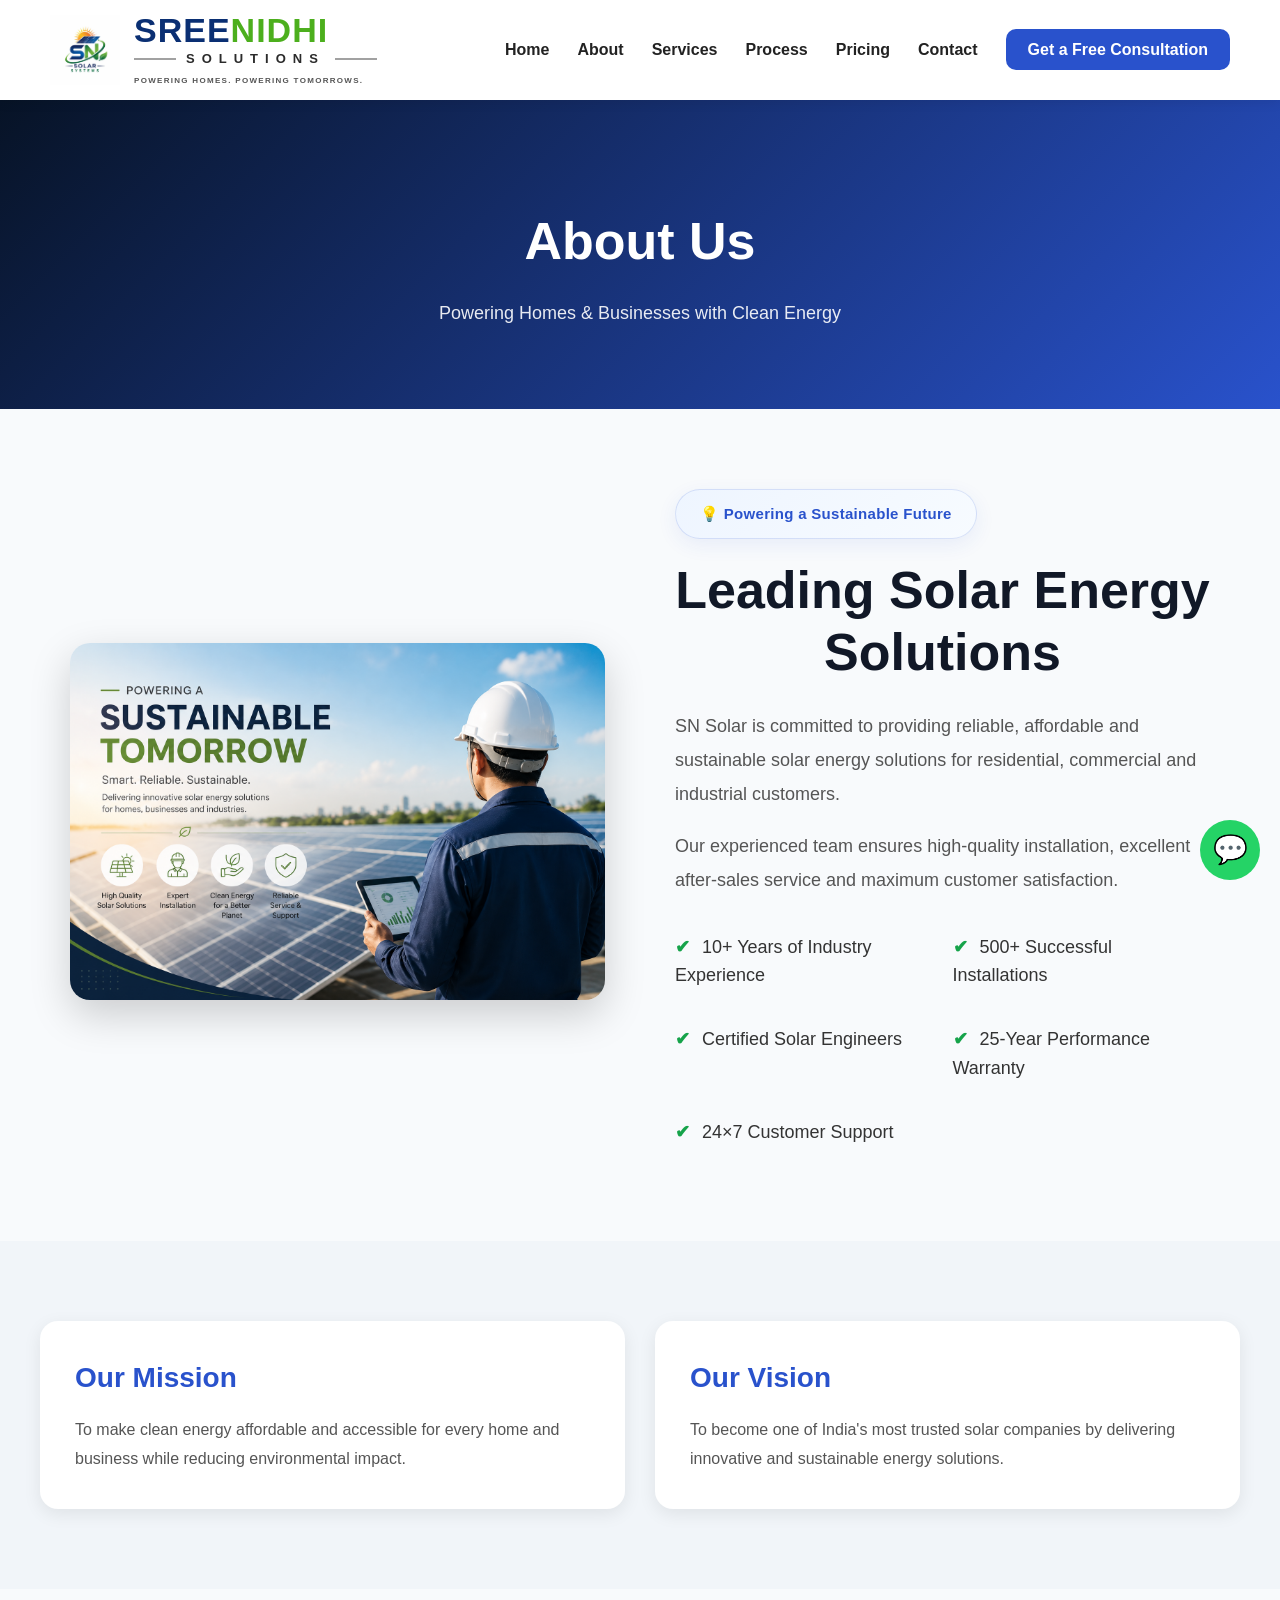
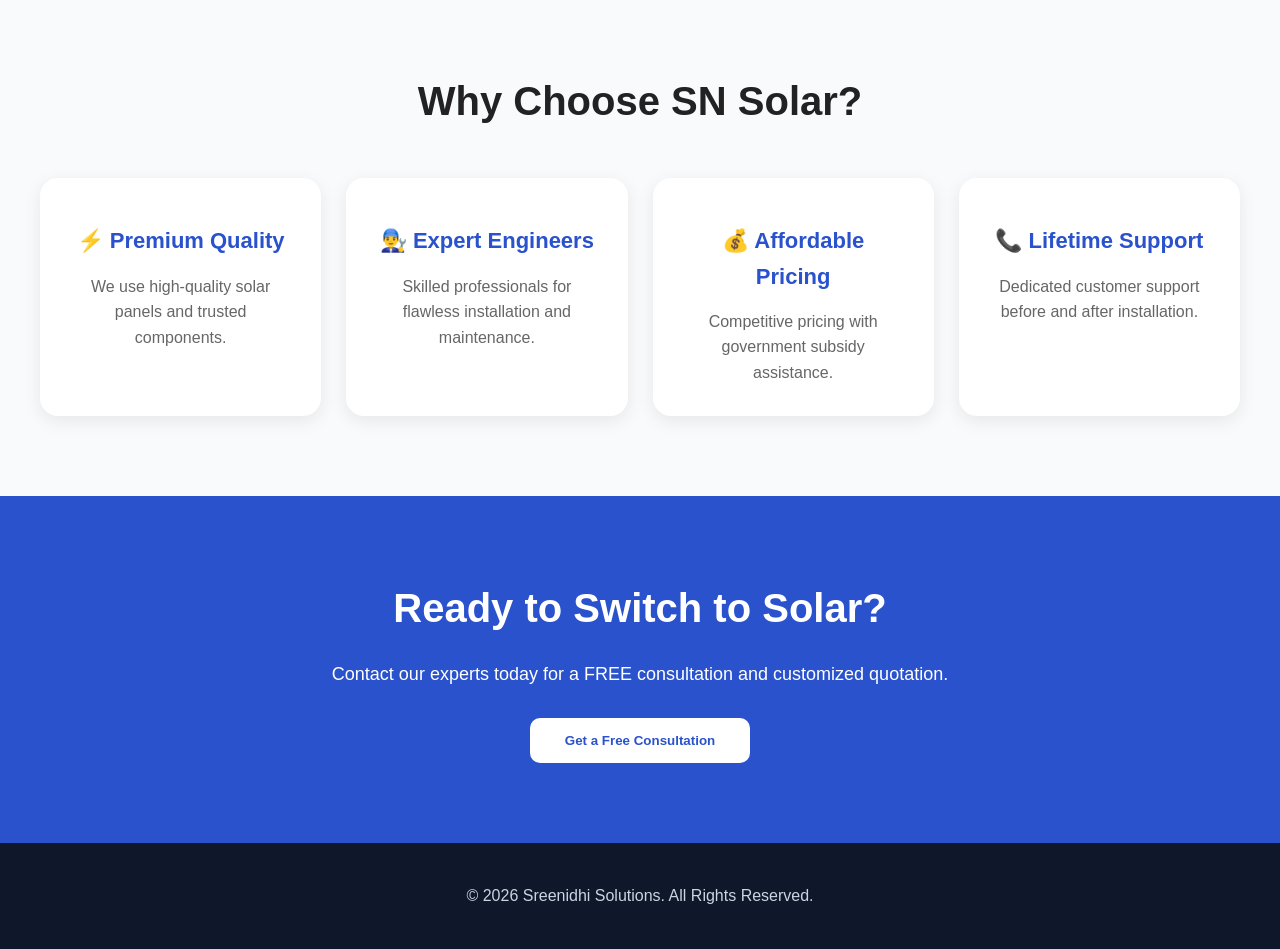
<file: about.html>
<!DOCTYPE html>
<html lang="en">
<head>
<meta charset="UTF-8">
<meta name="viewport" content="width=device-width, initial-scale=1.0">
<title>Sreenidhi Solutions | Solar Rooftop Systems, Inverters & Batteries</title>

<meta name="description" content="Sreenidhi Solutions provides professional solar rooftop system installation, inverters, UPS systems, batteries and power backup solutions for homes and businesses.">
<meta name="keywords" content="Sreenidhi Solutions, Solar Rooftop Systems, Solar Installation, Inverters, Batteries, UPS, Power Backup">
<meta name="author" content="Sreenidhi Solutions">

<link rel="stylesheet" href="css/style.css">
<link rel="icon" type="image/png" href="images/ss-icon.png">
</head>

<body>

<nav>
    <div class="logo">
        <a href="index.html" class="logo-wrapper">
            <img src="images/ss-icon.png" alt="Sreenidhi Solutions">

            <div class="brand-text">
                <h1><span class="blue">SREE</span><span class="green">NIDHI</span></h1>

                <div class="solutions-line">
                    <span class="line"></span>
                    <h2>SOLUTIONS</h2>
                    <span class="line"></span>
                </div>

                <p>POWERING HOMES. POWERING TOMORROWS.</p>
            </div>
        </a>
    </div>

    <button class="hamburger" id="hamburger">☰</button>

    <ul class="nav-links" id="nav-links">
        <li><a href="index.html">Home</a></li>
        <li><a href="index.html#about">About</a></li>
        <li><a href="index.html#services">Services</a></li>
        <li><a href="index.html#process">Process</a></li>
        <li><a href="index.html#pricing">Pricing</a></li>
        <li><a href="contact.html">Contact</a></li>

        <li class="mobile-btn">
            <a href="contact.html" class="quote-btn">Get a Free Consultation</a>
        </li>
    </ul>
</nav>



<!-- ========================= -->
<!-- PAGE BANNER -->
<!-- ========================= -->

<section class="page-banner">

    <h1>About Us</h1>

    <p>
        Powering Homes & Businesses with Clean Energy
    </p>

</section>

<!-- ========================= -->
<!-- ABOUT -->
<!-- ========================= -->

<section class="about-section">

    <div class="about-container">

        <div class="about-image">

            <img src="images/about.jpg"
                 alt="About Sreenidhi Solutions">

        </div>

        <div class="about-text">

            <span class="section-badge">
                💡 Powering a Sustainable Future
            </span>

            <h2>Leading Solar Energy Solutions</h2>

            <p>

                SN Solar is committed to providing reliable,
                affordable and sustainable solar energy
                solutions for residential, commercial and
                industrial customers.

            </p>

            <p>

                Our experienced team ensures high-quality
                installation, excellent after-sales service
                and maximum customer satisfaction.

            </p>

            <ul class="about-features">

                <li>10+ Years of Industry Experience</li>

                <li>500+ Successful Installations</li>

                <li>Certified Solar Engineers</li>

                <li>25-Year Performance Warranty</li>

                <li>24×7 Customer Support</li>

            </ul>

        </div>

    </div>

</section>

<!-- ========================= -->
<!-- MISSION & VISION -->
<!-- ========================= -->

<section class="mission-section">

    <div class="mission-container">

        <div class="mission-card">

            <h3>Our Mission</h3>

            <p>

                To make clean energy affordable and
                accessible for every home and business
                while reducing environmental impact.

            </p>

        </div>

        <div class="mission-card">

            <h3>Our Vision</h3>

            <p>

                To become one of India's most trusted
                solar companies by delivering innovative
                and sustainable energy solutions.

            </p>

        </div>

    </div>

</section>

<!-- ========================= -->
<!-- WHY CHOOSE US -->
<!-- ========================= -->

<section class="choose-section">

    <h2>Why Choose SN Solar?</h2>

    <br>

    <div class="choose-grid">

        <div class="choose-box">

            <h4>⚡ Premium Quality</h4>

            <p>

                We use high-quality solar panels
                and trusted components.

            </p>

        </div>

        <div class="choose-box">

            <h4>👨‍🔧 Expert Engineers</h4>

            <p>

                Skilled professionals for flawless
                installation and maintenance.

            </p>

        </div>

        <div class="choose-box">

            <h4>💰 Affordable Pricing</h4>

            <p>

                Competitive pricing with government
                subsidy assistance.

            </p>

        </div>

        <div class="choose-box">

            <h4>📞 Lifetime Support</h4>

            <p>

                Dedicated customer support before
                and after installation.

            </p>

        </div>

    </div>

</section>

<!-- ========================= -->
<!-- CTA -->
<!-- ========================= -->

<section class="about-cta">

    <h2>Ready to Switch to Solar?</h2>

    <p>

        Contact our experts today for a FREE consultation
        and customized quotation.

    </p>

    <a href="contact.html">

        <button>

            Get a Free Consultation

        </button>

    </a>

</section>



<footer class="footer">
    <div class="footer-bottom">
        &copy; 2026 Sreenidhi Solutions. All Rights Reserved.
    </div>
</footer>

<a href="https://wa.me/919866255666" class="whatsapp-float" target="_blank">💬</a>

<button id="topBtn" onclick="topFunction()">↑</button>

<script>
window.onscroll=function(){
const btn=document.getElementById("topBtn");
btn.style.display=document.documentElement.scrollTop>300?"block":"none";
};

function topFunction(){
window.scrollTo({top:0,behavior:"smooth"});
}

const hamburger=document.getElementById("hamburger");
const navLinks=document.getElementById("nav-links");

hamburger.addEventListener("click",function(){
navLinks.classList.toggle("active");
hamburger.innerHTML=navLinks.classList.contains("active")?"✕":"☰";
});

document.querySelectorAll("#nav-links a").forEach(link=>{
link.addEventListener("click",function(){
navLinks.classList.remove("active");
hamburger.innerHTML="☰";
});
});
</script>

</body>
</html>
</file>
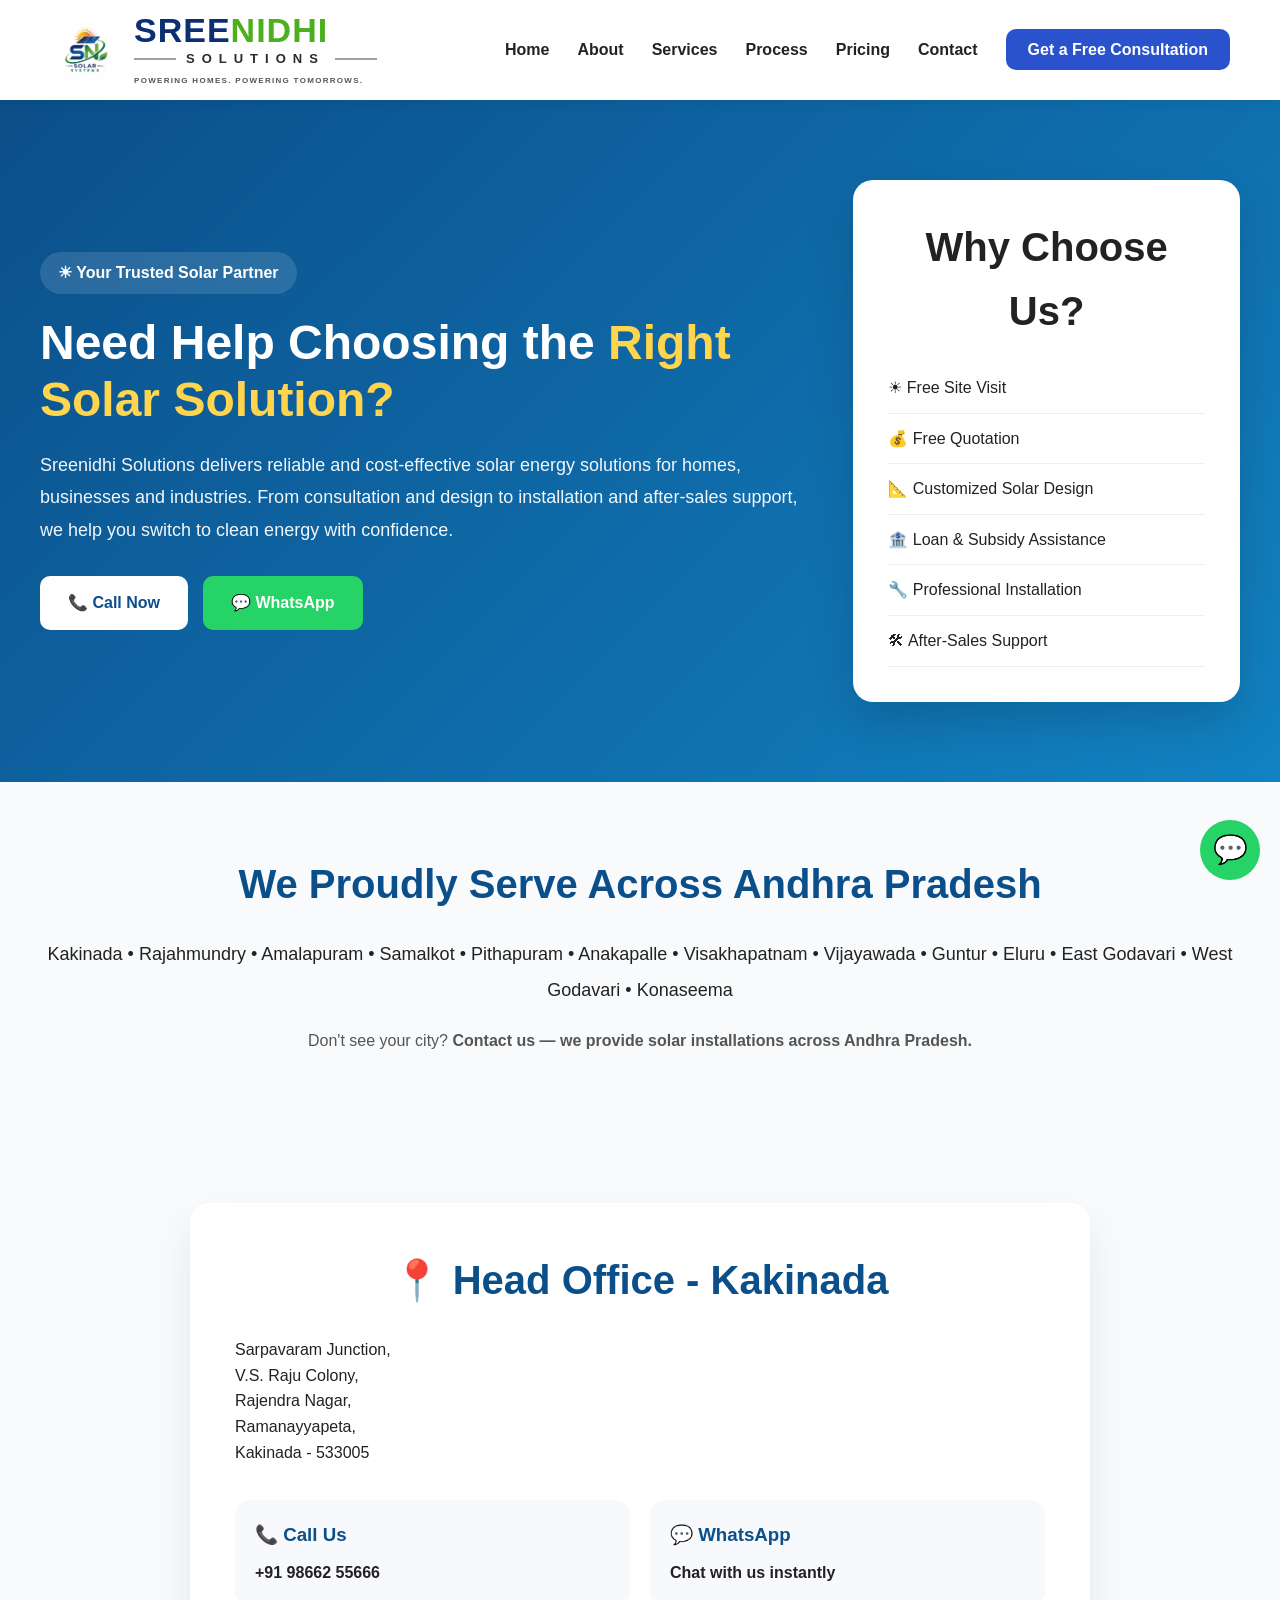
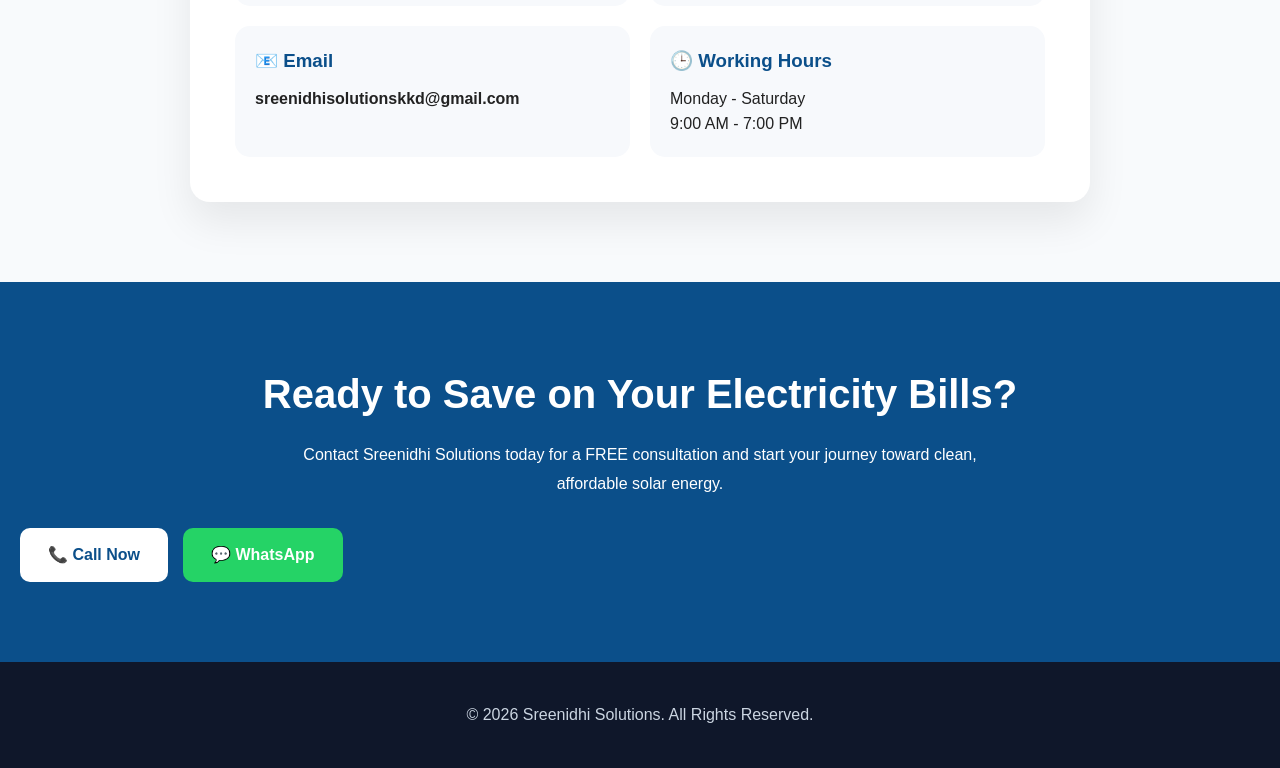
<file: contact.html>
<!DOCTYPE html>
<html lang="en">
<head>
<meta charset="UTF-8">
<meta name="viewport" content="width=device-width, initial-scale=1.0">
<title>Sreenidhi Solutions | Solar Rooftop Systems, Inverters & Batteries</title>

<meta name="description" content="Sreenidhi Solutions provides professional solar rooftop system installation, inverters, UPS systems, batteries and power backup solutions for homes and businesses.">
<meta name="keywords" content="Sreenidhi Solutions, Solar Rooftop Systems, Solar Installation, Inverters, Batteries, UPS, Power Backup">
<meta name="author" content="Sreenidhi Solutions">

<link rel="stylesheet" href="css/style.css">
<link rel="icon" type="image/png" href="images/ss-icon.png">
</head>

<body>

<nav>
    <div class="logo">
        <a href="index.html" class="logo-wrapper">
            <img src="images/ss-icon.png" alt="Sreenidhi Solutions">

            <div class="brand-text">
                <h1><span class="blue">SREE</span><span class="green">NIDHI</span></h1>

                <div class="solutions-line">
                    <span class="line"></span>
                    <h2>SOLUTIONS</h2>
                    <span class="line"></span>
                </div>

                <p>POWERING HOMES. POWERING TOMORROWS.</p>
            </div>
        </a>
    </div>

    <button class="hamburger" id="hamburger">☰</button>

    <ul class="nav-links" id="nav-links">
        <li><a href="index.html">Home</a></li>
        <li><a href="index.html#about">About</a></li>
        <li><a href="index.html#services">Services</a></li>
        <li><a href="index.html#process">Process</a></li>
        <li><a href="index.html#pricing">Pricing</a></li>
        <li><a href="contact.html">Contact</a></li>

        <li class="mobile-btn">
            <a href="contact.html" class="quote-btn">Get a Free Consultation</a>
        </li>
    </ul>
</nav>

<section class="contact-hero">

    <div class="contact-wrapper">

        <div class="contact-header">

            <span class="contact-badge">
                ☀ Your Trusted Solar Partner
            </span>

            <h1>
                Need Help Choosing the
                <span>Right Solar Solution?</span>
            </h1>

            <p>
                Sreenidhi Solutions delivers reliable and cost-effective
                solar energy solutions for homes, businesses and industries.
                From consultation and design to installation and after-sales
                support, we help you switch to clean energy with confidence.
            </p>

            <div class="contact-buttons">

                <a href="tel:+919866255666" class="call-btn">
                    📞 Call Now
                </a>

                <a href="https://wa.me/919866255666" target="_blank" class="whatsapp-btn">
                    💬 WhatsApp
                </a>

            </div>

        </div>

        <div class="why-contact-card">

            <h2>Why Choose Us?</h2>

            <ul>

                <li>☀ Free Site Visit</li>

                <li>💰 Free Quotation</li>

                <li>📐 Customized Solar Design</li>

                <li>🏦 Loan & Subsidy Assistance</li>

                <li>🔧 Professional Installation</li>

                <li>🛠 After-Sales Support</li>

            </ul>

        </div>

    </div>

</section>

<section class="service-area">

    <div class="container">

        <h2>We Proudly Serve Across Andhra Pradesh</h2>

        <p class="service-cities">

            Kakinada • Rajahmundry • Amalapuram • Samalkot • Pithapuram •
            Anakapalle • Visakhapatnam • Vijayawada • Guntur • Eluru •
            East Godavari • West Godavari • Konaseema

        </p>

        <p class="city-note">

            Don't see your city?
            <strong>Contact us — we provide solar installations across Andhra Pradesh.</strong>

        </p>

    </div>

</section>
<section class="office-section">

    <div class="container">

        <div class="office-card">

            <h2>📍 Head Office - Kakinada</h2>

            <p>
                Sarpavaram Junction,<br>
                V.S. Raju Colony,<br>
                Rajendra Nagar,<br>
                Ramanayyapeta,<br>
                Kakinada - 533005
            </p>

            <div class="office-contact">

                <div class="contact-item">
                    <h3>📞 Call Us</h3>
                    <a href="tel:+919866255666">+91 98662 55666</a>
                </div>

                <div class="contact-item">
                    <h3>💬 WhatsApp</h3>
                    <a href="https://wa.me/919866255666" target="_blank">
                        Chat with us instantly
                    </a>
                </div>

                <div class="contact-item">
                    <h3>📧 Email</h3>
                    <a href="mailto:sreenidhisolutionskkd@gmail.com">
                        sreenidhisolutionskkd@gmail.com
                    </a>
                </div>

                <div class="contact-item">
                    <h3>🕒 Working Hours</h3>
                    <p>Monday - Saturday</p>
                    <p>9:00 AM - 7:00 PM</p>
                </div>

            </div>

        </div>

    </div>

</section>

<section class="cta-section">

    <div class="container">

        <h2>Ready to Save on Your Electricity Bills?</h2>

        <p>
            Contact Sreenidhi Solutions today for a FREE consultation and
            start your journey toward clean, affordable solar energy.
        </p>

        <div class="contact-buttons">

            <a href="tel:+919866255666" class="call-btn">
                📞 Call Now
            </a>

            <a href="https://wa.me/919866255666" target="_blank" class="whatsapp-btn">
                💬 WhatsApp
            </a>

        </div>

    </div>

</section>



<footer class="footer">
    <div class="footer-bottom">
        &copy; 2026 Sreenidhi Solutions. All Rights Reserved.
    </div>
</footer>

<a href="https://wa.me/919866255666" class="whatsapp-float" target="_blank">💬</a>

<button id="topBtn" onclick="topFunction()">↑</button>

<script>
window.onscroll=function(){
const btn=document.getElementById("topBtn");
btn.style.display=document.documentElement.scrollTop>300?"block":"none";
};

function topFunction(){
window.scrollTo({top:0,behavior:"smooth"});
}

const hamburger=document.getElementById("hamburger");
const navLinks=document.getElementById("nav-links");

hamburger.addEventListener("click",function(){
navLinks.classList.toggle("active");
hamburger.innerHTML=navLinks.classList.contains("active")?"✕":"☰";
});

document.querySelectorAll("#nav-links a").forEach(link=>{
link.addEventListener("click",function(){
navLinks.classList.remove("active");
hamburger.innerHTML="☰";
});
});
</script>

</body>
</html>
</file>
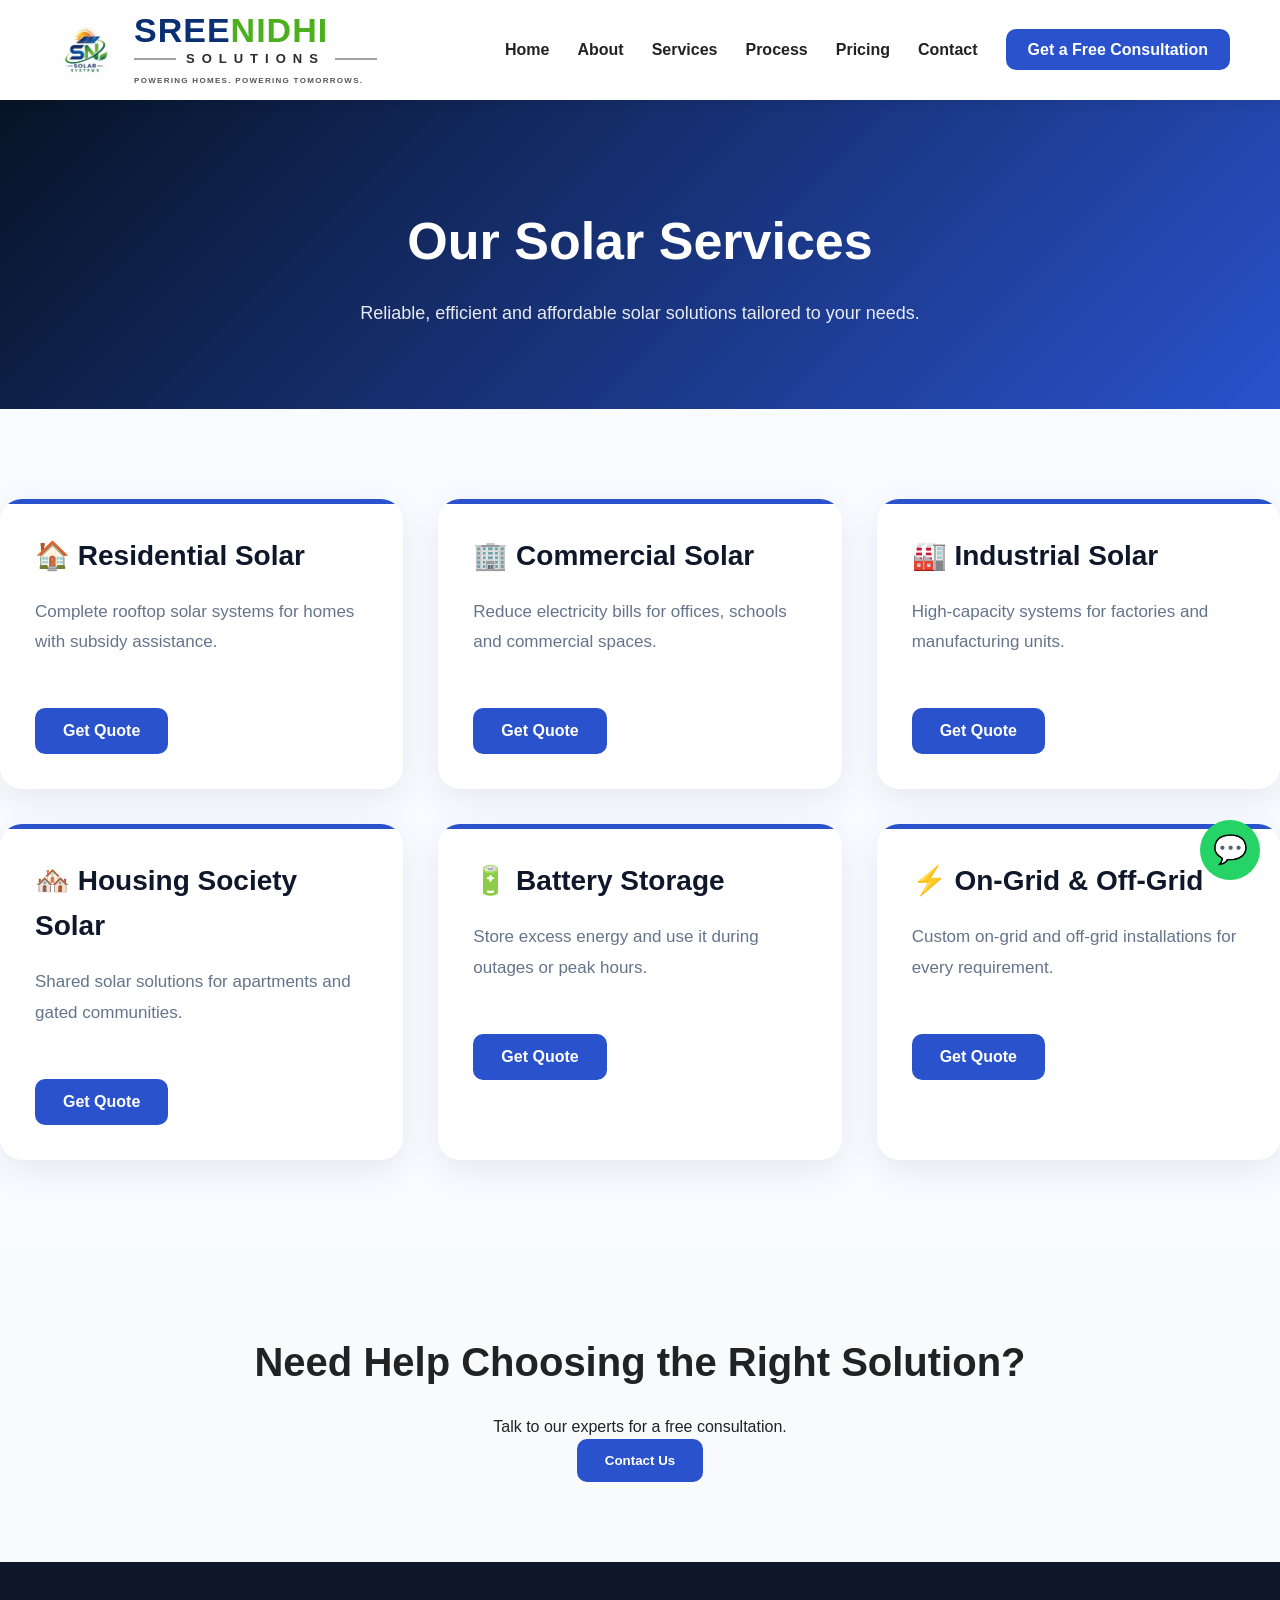
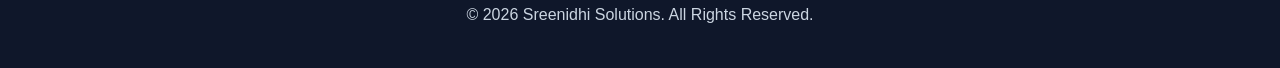
<file: services.html>
<!DOCTYPE html>
<html lang="en">
<head>
<meta charset="UTF-8">
<meta name="viewport" content="width=device-width, initial-scale=1.0">
<title>Sreenidhi Solutions | Solar Rooftop Systems, Inverters & Batteries</title>

<meta name="description" content="Sreenidhi Solutions provides professional solar rooftop system installation, inverters, UPS systems, batteries and power backup solutions for homes and businesses.">
<meta name="keywords" content="Sreenidhi Solutions, Solar Rooftop Systems, Solar Installation, Inverters, Batteries, UPS, Power Backup">
<meta name="author" content="Sreenidhi Solutions">

<link rel="stylesheet" href="css/style.css">
<link rel="icon" type="image/png" href="images/ss-icon.png">
</head>

<body>

<nav>
    <div class="logo">
        <a href="index.html" class="logo-wrapper">
            <img src="images/ss-icon.png" alt="Sreenidhi Solutions">

            <div class="brand-text">
                <h1><span class="blue">SREE</span><span class="green">NIDHI</span></h1>

                <div class="solutions-line">
                    <span class="line"></span>
                    <h2>SOLUTIONS</h2>
                    <span class="line"></span>
                </div>

                <p>POWERING HOMES. POWERING TOMORROWS.</p>
            </div>
        </a>
    </div>

    <button class="hamburger" id="hamburger">☰</button>

    <ul class="nav-links" id="nav-links">
        <li><a href="index.html">Home</a></li>
        <li><a href="index.html#about">About</a></li>
        <li><a href="index.html#services">Services</a></li>
        <li><a href="index.html#process">Process</a></li>
        <li><a href="index.html#pricing">Pricing</a></li>
        <li><a href="contact.html">Contact</a></li>

        <li class="mobile-btn">
            <a href="contact.html" class="quote-btn">Get a Free Consultation</a>
        </li>
    </ul>
</nav>

<section class="page-banner">
    <h1>Our Solar Services</h1>
    <p style="text-align:center;">
        Reliable, efficient and affordable solar solutions tailored to your needs.
    </p>
</section>

<section class="services">

    <div class="service-container">

        <div class="card">
            <h3>🏠 Residential Solar</h3>
            <p>Complete rooftop solar systems for homes with subsidy assistance.</p>
            <br>
            <a href="contact.html?service=Residential Solar">
                <button>Get Quote</button>
            </a>
        </div>

        <div class="card">
            <h3>🏢 Commercial Solar</h3>
            <p>Reduce electricity bills for offices, schools and commercial spaces.</p>
            <br>
            <a href="contact.html?service=Commercial Solar">
                <button>Get Quote</button>
            </a>
        </div>

        <div class="card">
            <h3>🏭 Industrial Solar</h3>
            <p>High-capacity systems for factories and manufacturing units.</p>
            <br>
            <a href="contact.html?service=Industrial Solar">
                <button>Get Quote</button>
            </a>
        </div>

        <div class="card">
            <h3>🏘️ Housing Society Solar</h3>
            <p>Shared solar solutions for apartments and gated communities.</p>
            <br>
            <a href="contact.html?service=Housing Society Solar">
                <button>Get Quote</button>
            </a>
        </div>

        <div class="card">
            <h3>🔋 Battery Storage</h3>
            <p>Store excess energy and use it during outages or peak hours.</p>
            <br>
            <a href="contact.html?service=Battery Storage">
                <button>Get Quote</button>
            </a>
        </div>

        <div class="card">
            <h3>⚡ On-Grid & Off-Grid</h3>
            <p>Custom on-grid and off-grid installations for every requirement.</p>
            <br>
            <a href="contact.html?service=On-Grid / Off-Grid Solar">
                <button>Get Quote</button>
            </a>
        </div>

    </div>

</section>

<section class="cta" style="text-align:center;">

    <h2>Need Help Choosing the Right Solution?</h2>

    <p>Talk to our experts for a free consultation.</p>

    <a href="contact.html">
        <button>Contact Us</button>
    </a>

</section>



<footer class="footer">
    <div class="footer-bottom">
        &copy; 2026 Sreenidhi Solutions. All Rights Reserved.
    </div>
</footer>

<a href="https://wa.me/919866255666" class="whatsapp-float" target="_blank">💬</a>

<button id="topBtn" onclick="topFunction()">↑</button>

<script>
window.onscroll=function(){
const btn=document.getElementById("topBtn");
btn.style.display=document.documentElement.scrollTop>300?"block":"none";
};

function topFunction(){
window.scrollTo({top:0,behavior:"smooth"});
}

const hamburger=document.getElementById("hamburger");
const navLinks=document.getElementById("nav-links");

hamburger.addEventListener("click",function(){
navLinks.classList.toggle("active");
hamburger.innerHTML=navLinks.classList.contains("active")?"✕":"☰";
});

document.querySelectorAll("#nav-links a").forEach(link=>{
link.addEventListener("click",function(){
navLinks.classList.remove("active");
hamburger.innerHTML="☰";
});
});
</script>

</body>
</html>
</file>
<file: css/style.css>
/* =========================
   RESET
========================= */
*{
    margin:0;
    padding:0;
    box-sizing:border-box;
}

html{
    scroll-behavior:smooth;
}

body{
    font-family:Arial,Helvetica,sans-serif;
    background:#f8fafc;
    color:#222;
    line-height:1.6;
}

/* NAVBAR */
nav{
     position:sticky;
    top:0;
    z-index:1000;
    display:flex;
    justify-content:space-between;
    align-items:center;
    height:100px;
    padding:0 50px;
    background:#fff;
    box-shadow:0 2px 12px rgba(0,0,0,.08);
}

.logo img{

    height:80px;

    width:auto;

    display:block;

    object-fit:contain;

}

nav ul{
    display:flex;
    gap:28px;
    list-style:none;
}

nav ul li a{
    text-decoration:none;
    color:#222;
    font-weight:600;
}

nav ul li a:hover{
    color:#2952cc;
}

.quote-btn{
    background:#2952cc;
    color:#fff;
    text-decoration:none;
    padding:12px 22px;
    border-radius:10px;
    font-weight:bold;
}

.quote-btn:hover{
    background:#1d43b8;
}

/* HERO */
.hero{
    position:relative;
    min-height:90vh;
    display:flex;
    justify-content:center;
    align-items:center;
    text-align:center;
    color:#fff;
    overflow:hidden;
}

.slider,
.slide{
    position:absolute;
    inset:0;
}

.slide{
    opacity:0;
    transition:opacity 1s;
}

.slide.active{
    opacity:1;
}

.slide img{
    width:100%;
    height:100%;
    object-fit:cover;
}

.hero-overlay{
    position:relative;
    z-index:2;
    background:rgba(0,0,0,.45);
    width:100%;
    min-height:90vh;
    display:flex;
    justify-content:center;
    align-items:center;
}

.hero-content{
    max-width:800px;
    padding:20px;
}

.hero-content h1{
    font-size:58px;
    margin-bottom:20px;
}

.hero-content p{
    font-size:22px;
    margin-bottom:30px;
}

button{
    border:none;
    cursor:pointer;
    padding:14px 28px;
    border-radius:10px;
    background:#2952cc;
    color:#fff;
    font-weight:bold;
}

button:hover{
    background:#1d43b8;
}

/* COMMON */
section{
    padding:80px 30px;
}

h2{
    text-align:center;
    margin-bottom:20px;
    font-size:40px;
}

.service-container,
.why-container,
.testimonial-container,
.pricing-container,
.stats{
    max-width:1200px;
    margin:auto;
}

/* CARDS */
.service-container,
.why-container,
.testimonial-container,
.pricing-container{
    display:grid;
    grid-template-columns:repeat(auto-fit,minmax(280px,1fr));
    gap:25px;
}

.card,
.why-card,
.testimonial-card,
.pricing-card{
    background:#fff;
    border-radius:18px;
    padding:30px;
    box-shadow:0 8px 24px rgba(0,0,0,.08);
    transition:.3s;
}

.card:hover,
.why-card:hover,
.testimonial-card:hover,
.pricing-card:hover{
    transform:translateY(-6px);
}

.stats{
    display:grid;
    grid-template-columns:repeat(auto-fit,minmax(180px,1fr));
    gap:20px;
    text-align:center;
}

.stat-box{
    background:#2952cc;
    color:#fff;
    padding:30px;
    border-radius:16px;
}

.stat-box h2{
    margin:0;
    font-size:42px;
}

/* PRICING */
.pricing-card.featured{
    border:3px solid #2952cc;
}

.pricing-card ul{
    list-style:none;
    margin:20px 0;
}

.pricing-card li{
    padding:8px 0;
}

/* CONTACT */
form{
    max-width:700px;
    margin:auto;
}

input,
textarea{
    width:100%;
    padding:14px;
    border:1px solid #d1d5db;
    border-radius:8px;
    margin-bottom:16px;
}

/* FOOTER */
.footer{
    background:#0f172a;
    color:#cbd5e1;
    padding:40px 20px;
    text-align:center;
}

.footer-bottom{
    max-width:1200px;
    margin:auto;
}

/* FLOATS */
.whatsapp-float{
    position:fixed;
    right:20px;
    bottom:20px;
    width:60px;
    height:60px;
    border-radius:50%;
    background:#25D366;
    color:#fff;
    display:flex;
    justify-content:center;
    align-items:center;
    text-decoration:none;
    font-size:28px;
}

#topBtn{
    display:none;
    position:fixed;
    right:20px;
    bottom:95px;
    width:52px;
    height:52px;
    border-radius:50%;
}

/* ===========================
   MOBILE NAVBAR
=========================== */

.hamburger{
    display:none;
}

@media (max-width:768px){

    nav{

        display:flex;

        justify-content:space-between;

        align-items:center;

        padding:12px 20px;

        height:80px;

        position:relative;

    }

    .logo-wrapper{

        width:auto;

        display:flex;

        align-items:center;

    }

    .logo-wrapper img{

        width:50px;

        height:50px;

    }

    .brand-text h1{

        font-size:22px;

    }

    .solutions-line h2{

        font-size:9px;

    }

    

    /* Hamburger button */

    .hamburger{

        display:block;

        background:none;

        border:none;

        font-size:34px;

        cursor:pointer;

        color:#111;

    }

    /* Hide menu initially */

    #nav-links{

        position:fixed;

        top:0;

        right:-100%;

        width:75%;

        height:100vh;

        background:#fff;

        display:flex;

        flex-direction:column;

        justify-content:center;

        align-items:center;

        gap:30px;

        transition:0.35s;

        box-shadow:-5px 0 20px rgba(0,0,0,.15);

        z-index:999;

    }

    /* Show menu */

    #nav-links.active{

        right:0;

    }

    /* Hide desktop button */

    .desktop-btn{

        display:none;

    }

    /* Show mobile button */

    .mobile-cta{

        display:block;

    }

}
/* ========================================= */
/* ABOUT PAGE */
/* ========================================= */

.about-section{

    max-width:1200px;

    margin:auto;

    padding:80px 30px;

}

.about-container{

    display:grid;

    grid-template-columns:repeat(auto-fit,minmax(400px,1fr));

    gap:50px;

    align-items:center;

}

.about-image img{

    width:100%;

    border-radius:20px;

    box-shadow:0 8px 25px rgba(0,0,0,0.15);

}

.about-text h2{

    font-size:42px;

    color:#0f172a;

    margin-bottom:20px;

}

.about-text p{

    font-size:18px;

    color:#555;

    line-height:1.8;

    margin-bottom:18px;

}

.about-features{

    margin-top:30px;

}

.about-features li{

    list-style:none;

    margin-bottom:15px;

    font-size:18px;

    color:#333;

    font-weight:500;

}

.about-features li::before{

    content:"✔";

    color:#16a34a;

    margin-right:12px;

    font-weight:bold;

}

/* ========================================= */
/* MISSION & VISION */
/* ========================================= */

.mission-section{

    background:#f1f5f9;

    padding:80px 30px;

}

.mission-container{

    max-width:1200px;

    margin:auto;

    display:grid;

    grid-template-columns:repeat(auto-fit,minmax(320px,1fr));

    gap:30px;

}

.mission-card{

    background:white;

    padding:35px;

    border-radius:18px;

    box-shadow:0 5px 18px rgba(0,0,0,.08);

    transition:0.3s;

}

.mission-card:hover{

    transform:translateY(-8px);

}

.mission-card h3{

    color:#2952cc;

    margin-bottom:15px;

    font-size:28px;

}

.mission-card p{

    color:#555;

    line-height:1.8;

}

/* ========================================= */
/* WHY CHOOSE US */
/* ========================================= */

.choose-section{

    padding:80px 30px;

}

.choose-grid{

    max-width:1200px;

    margin:auto;

    display:grid;

    grid-template-columns:repeat(auto-fit,minmax(250px,1fr));

    gap:25px;

}

.choose-box{

    background:white;

    padding:30px;

    text-align:center;

    border-radius:18px;

    box-shadow:0 5px 18px rgba(0,0,0,.08);

    transition:.3s;

}

.choose-box:hover{

    transform:translateY(-6px);

}

.choose-box h4{

    color:#2952cc;

    margin:15px 0;

    font-size:22px;

}

.choose-box p{

    color:#666;

}

/* ========================================= */
/* ABOUT CTA */
/* ========================================= */

.about-cta{

    background:#2952cc;

    color:white;

    text-align:center;

    padding:80px 20px;

}

.about-cta h2{

    color:white;

    margin-bottom:20px;

}

.about-cta p{

    font-size:18px;

    margin-bottom:30px;

}

.about-cta button{

    background:white;

    color:#2952cc;

    padding:15px 35px;

    border:none;

    border-radius:10px;

    font-weight:bold;

    cursor:pointer;

    transition:0.3s;

}

.about-cta button:hover{

    background:#e5e7eb;

}

/* ========================================= */
/* MOBILE */
/* ========================================= */

@media(max-width:768px){

    .about-text h2{

        font-size:32px;

    }

    .about-text p{

        font-size:16px;

    }

}
 css
/* ========================================= */
/* ABOUT SECTION */
/* ========================================= */

.about-section{

    padding:100px 8%;

    background:#ffffff;

}

.about-container{

    max-width:1300px;

    margin:auto;

    display:flex;

    align-items:center;

    justify-content:space-between;

    gap:70px;

    flex-wrap:wrap;

}

.about-text{

    flex:1;

    min-width:420px;

}

.section-badge{

    display:inline-block;

    background:#edf4ff;

    color:#2952cc;

    padding:10px 20px;

    border-radius:30px;

    font-size:15px;

    font-weight:bold;

    margin-bottom:25px;

}

.about-text h2{

    font-size:52px;

    line-height:1.2;

    color:#111827;

    margin-bottom:25px;

}

.about-text h2 span{

    color:#2952cc;

}

.about-text p{

    color:#555;

    font-size:18px;

    line-height:1.9;

    margin-bottom:18px;

}

.about-features{

    margin-top:30px;

    display:grid;

    grid-template-columns:repeat(2,1fr);

    gap:18px;

}

.feature-box{

    background:#f8fafc;

    padding:18px;

    border-radius:12px;

    font-weight:600;

    box-shadow:0 4px 10px rgba(0,0,0,.05);

}

.about-image{

    flex:1;

    text-align:center;

}

.about-image img{

    width:100%;

    max-width:560px;

    border-radius:20px;

    box-shadow:0 15px 40px rgba(0,0,0,.18);

}

@media(max-width:900px){

    .about-container{

        flex-direction:column-reverse;

    }

    .about-text{

        min-width:100%;

    }

    .about-text h2{

        font-size:38px;

    }

    .about-features{

        grid-template-columns:1fr;

    }

}
 
/* ========================================= */
/* SERVICES SECTION */
/* ========================================= */

.services{

     padding:90px 0;

    background:#f8fbff;

}

.services-header{

    text-align:center;

    margin-bottom:70px;

}

.services-header span{

    display:inline-block;

    background:#eaf1ff;

    color:#2952cc;

    padding:10px 22px;

    border-radius:30px;

    font-weight:600;

    margin-bottom:18px;

}

.services-header h2{

    font-size:48px;

    color:#0f172a;

    margin-bottom:15px;

}

.services-header p{

    font-size:18px;

    color:#64748b;

    max-width:700px;

    margin:auto;

}

.service-container{

    max-width:1300px;

    margin:auto;

    display:grid;

    grid-template-columns:repeat(auto-fit,minmax(330px,1fr));

    gap:35px;

}

.card{

    background:#ffffff;

    border-radius:22px;

    padding:35px;

    box-shadow:0 10px 35px rgba(0,0,0,0.08);

    transition:0.35s;

    position:relative;

    overflow:hidden;

}

.card::before{

    content:"";

    position:absolute;

    top:0;

    left:0;

    width:100%;

    height:5px;

    background:#2952cc;

}

.card:hover{

    transform:translateY(-12px);

    box-shadow:0 18px 45px rgba(41,82,204,.18);

}

.card h3{

    font-size:28px;

    color:#0f172a;

    margin-bottom:18px;

}

.card p{

    color:#64748b;

    font-size:17px;

    line-height:1.8;

    margin-bottom:25px;

}

.card button{

    background:#2952cc;

    color:white;

    border:none;

    padding:14px 28px;

    border-radius:10px;

    font-size:16px;

    font-weight:600;

    cursor:pointer;

    transition:0.3s;

}

.card button:hover{

    background:#163db8;

    transform:scale(1.05);

}

@media(max-width:768px){

    .services{

        padding:70px 5%;

    }

    .services-header h2{

        font-size:34px;

    }

    .service-container{

        grid-template-columns:1fr;

    }

}
/* ========================================= */
/* CONTACT PAGE */
/* ========================================= */

.contact-section{

    min-height:100vh;

    background:linear-gradient(135deg,#081225,#16284d);

    padding:80px 8%;

}

.contact-container{

    max-width:1400px;

    margin:auto;

    display:flex;

    gap:60px;

    align-items:center;

    justify-content:space-between;

    flex-wrap:wrap;

}

/* LEFT */

.contact-left{

    flex:1;

    min-width:420px;

    color:white;

}

.contact-badge{

    display:inline-block;

    background:rgba(255,255,255,.15);

    padding:10px 22px;

    border-radius:30px;

    margin-bottom:25px;

    font-weight:600;

}

.contact-left h1{

    font-size:56px;

    line-height:1.2;

    margin-bottom:20px;

}

.contact-left h1 span{

    color:#ffbe0b;

}

.contact-left p{

    color:#d6d6d6;

    font-size:18px;

    line-height:1.8;

    margin-bottom:35px;

}

.contact-list{

    margin-bottom:40px;

}

.contact-list div{

    margin-bottom:18px;

    font-size:18px;

}

.contact-info{

    display:flex;

    gap:20px;

    flex-wrap:wrap;

}

.info-card{

    background:rgba(255,255,255,.08);

    border:1px solid rgba(255,255,255,.15);

    padding:18px 24px;

    border-radius:14px;

    min-width:220px;

}

.info-card h4{

    color:white;

    margin-bottom:8px;

}

/* RIGHT */

.contact-right{

    flex:1;

    min-width:420px;

}

.contact-form{

    background:white;

    padding:40px;

    border-radius:20px;

    box-shadow:0 15px 40px rgba(0,0,0,.2);

}

.contact-form h2{

    text-align:center;

    margin-bottom:30px;

    color:#0f172a;

}

.form-grid{

    display:grid;

    grid-template-columns:1fr 1fr;

    gap:18px;

}

.form-group{

    display:flex;

    flex-direction:column;

}

.form-group.full{

    grid-column:1/3;

}

.contact-form input,
.contact-form select,
.contact-form textarea{

    width:100%;

    padding:15px;

    border:1px solid #d8d8d8;

    border-radius:10px;

    font-size:16px;

    margin-top:8px;

}

.contact-form textarea{

    resize:none;

}

.contact-form button{

    width:100%;

    margin-top:25px;

    padding:16px;

    border:none;

    border-radius:10px;

    background:#2952cc;

    color:white;

    font-size:18px;

    font-weight:600;

    cursor:pointer;

    transition:.3s;

}

.contact-form button:hover{

    background:#163db8;

}

@media(max-width:900px){

    .contact-container{

        flex-direction:column;

    }

    .contact-left h1{

        font-size:40px;

    }

    .form-grid{

        grid-template-columns:1fr;

    }

    .form-group.full{

        grid-column:auto;

    }

}
/* ========================================= */
/* STATS SECTION */
/* ========================================= */

.stats-section{

    background:linear-gradient(90deg,#071326,#102d66);

    padding:45px 8%;

}

.stats-container{

    max-width:1200px;

    margin:auto;

    display:grid;

    grid-template-columns:repeat(4,1fr);

    gap:30px;

}

.stat-item{

    text-align:center;

    position:relative;

}

.stat-item:not(:last-child)::after{

    content:"";

    position:absolute;

    right:-15px;

    top:50%;

    transform:translateY(-50%);

    width:1px;

    height:55px;

    background:rgba(255,255,255,.18);

}

.stat-item h2{

    color:#ffffff;

    font-size:46px;

    font-weight:700;

    margin-bottom:10px;

}

.stat-item p{

    color:#c7d2fe;

    font-size:16px;

    letter-spacing:.3px;

}

/* Mobile */

@media(max-width:768px){

    .stats-container{

        grid-template-columns:repeat(2,1fr);

        gap:40px;

    }

    .stat-item::after{

        display:none;

    }

    .stat-item h2{

        font-size:34px;

    }

}
/* ========================================= */
/* PROCESS SECTION */
/* ========================================= */

.process-section{

    padding:100px 8%;

    background:#ffffff;

}

.process-header{

    text-align:center;

    margin-bottom:70px;

}

.process-header span{

    display:inline-block;

    background:#eef3ff;

    color:#2952cc;

    padding:10px 20px;

    border-radius:30px;

    font-weight:bold;

    margin-bottom:20px;

}

.process-header h2{

    font-size:48px;

    color:#111827;

    margin-bottom:15px;

}

.process-header h2 span{

    color:#2952cc;

}

.process-header p{

    color:#64748b;

    max-width:650px;

    margin:auto;

}

.process-container{

    max-width:1300px;

    margin:auto;

    display:grid;

    grid-template-columns:repeat(auto-fit,minmax(280px,1fr));

    gap:30px;

}

.process-card{

    position:relative;

    background:white;

    border:1px solid #e5e7eb;

    border-radius:20px;

    padding:40px 30px;

    text-align:center;

    transition:.3s;

    box-shadow:0 5px 15px rgba(0,0,0,.05);

}

.process-card:hover{

    transform:translateY(-10px);

    box-shadow:0 15px 35px rgba(41,82,204,.15);

}

.step-number{

    position:absolute;

    top:20px;

    left:20px;

    font-size:42px;

    font-weight:bold;

    color:#edf2f7;

}

.step-icon{

    width:70px;

    height:70px;

    margin:auto;

    margin-bottom:25px;

    background:#eef4ff;

    border-radius:50%;

    display:flex;

    align-items:center;

    justify-content:center;

    font-size:30px;

}

.process-card h3{

    margin-bottom:15px;

    color:#0f172a;

}

.process-card p{

    color:#64748b;

    line-height:1.8;

}

@media(max-width:768px){

    .process-header h2{

        font-size:34px;

    }

}
 css
/* ============================== */
/* SUCCESS POPUP */
/* ============================== */

.success-modal{

    display:none;

    position:fixed;

    top:0;

    left:0;

    width:100%;

    height:100%;

    background:rgba(0,0,0,.6);

    justify-content:center;

    align-items:center;

    z-index:9999;

}

.success-popup{

    background:#fff;

    padding:40px;

    border-radius:20px;

    max-width:450px;

    width:90%;

    text-align:center;

    box-shadow:0 15px 40px rgba(0,0,0,.2);

}

.success-icon{

    font-size:70px;

    margin-bottom:15px;

}

.success-popup h2{

    color:#16a34a;

    margin-bottom:15px;

}

.success-popup p{

    color:#555;

    font-size:18px;

    line-height:1.8;

}

.success-popup button{

    margin-top:25px;

    padding:14px 30px;

    background:#2952cc;

    color:white;

    border:none;

    border-radius:10px;

    cursor:pointer;

}
/* ========================================= */
/* SUCCESS PAGE */
/* ========================================= */

.success-section{

    min-height:80vh;

    display:flex;

    justify-content:center;

    align-items:center;

    background:linear-gradient(135deg,#eef4ff,#ffffff);

    padding:60px 20px;

}

.success-card{

    max-width:700px;

    width:100%;

    background:#ffffff;

    padding:60px;

    border-radius:25px;

    text-align:center;

    box-shadow:0 15px 40px rgba(0,0,0,.12);

}

.success-icon{

    font-size:90px;

    margin-bottom:20px;

}

.success-card h1{

    font-size:52px;

    color:#16a34a;

    margin-bottom:15px;

}

.success-card h3{

    color:#0f172a;

    margin-bottom:25px;

}

.success-card p{

    color:#555;

    font-size:20px;

    line-height:1.8;

}

.success-buttons{

    margin-top:40px;

    display:flex;

    justify-content:center;

    gap:20px;

    flex-wrap:wrap;

}

.success-buttons button{

    padding:15px 30px;

    border:none;

    border-radius:10px;

    cursor:pointer;

    font-size:17px;

    font-weight:bold;

    transition:.3s;

}

.home-btn{

    background:#2952cc;

    color:white;

}

.home-btn:hover{

    background:#163db8;

}

.contact-btn{

    background:#16a34a;

    color:white;

}

.contact-btn:hover{

    background:#12833b;

}
 /* ================================= */
/* LOGO */
/* ================================= */

.logo-wrapper{

    display:flex;

    align-items:center;

    gap:14px;

    text-decoration:none;

}

.logo-wrapper img{

    width:70px;

    height:70px;

    object-fit:contain;

}

.brand-text{

    display:flex;

    flex-direction:column;

    justify-content:center;

}

.brand-text h1{

    margin:0;

    padding:0;

    font-size:34px;

    line-height:1;

    font-weight:900;

    letter-spacing:1px;

}

.brand-text .blue{

    color:#0A2F73;

}

.brand-text .green{

    color:#4CAF1D;

}

.solutions-line{

    display:flex;

    align-items:center;

    gap:10px;

    margin-top:2px;

}

.solutions-line .line{

    width:42px;

    height:2px;

    background:#444;

    opacity:.5;

}

.solutions-line h2{

    margin:0;

    font-size:13px;

    letter-spacing:7px;

    color:#2b2b2b;

    font-weight:600;

}

.brand-text p{

    margin-top:5px;

    font-size:8px;

    letter-spacing:1.3px;

    color:#555;

    font-weight:600;

    text-transform:uppercase;

}
/* ========================================= */
/* ABOUT SECTION BADGE */
/* ========================================= */

.section-badge{

    display:inline-flex;

    align-items:center;

    justify-content:center;

    padding:12px 24px;

    margin-bottom:20px;

    background:linear-gradient(135deg,#eef5ff,#f7fbff);

    border:1px solid rgba(41,82,204,0.15);

    border-radius:50px;

    color:#2952cc;

    font-size:15px;

    font-weight:700;

    letter-spacing:0.3px;

    box-shadow:0 6px 20px rgba(41,82,204,0.08);

}
/* ========================================= */
/* ABOUT FEATURE CARDS */
/* ========================================= */

.about-features{

    display:grid;

    grid-template-columns:repeat(2,1fr);

    gap:20px;

    margin-top:35px;

}

.feature-box{

    background:#ffffff;

    border:1px solid #e8eef5;

    border-radius:18px;

    padding:22px 25px;

    display:flex;

    align-items:center;

    gap:18px;

    box-shadow:0 8px 25px rgba(0,0,0,.05);

    transition:.3s ease;

}

.feature-box:hover{

    transform:translateY(-5px);

    box-shadow:0 12px 30px rgba(41,82,204,.12);

}

.feature-icon{

    width:55px;

    height:55px;

    border-radius:50%;

    background:#eef5ff;

    display:flex;

    align-items:center;

    justify-content:center;

    font-size:28px;

    flex-shrink:0;

}

.feature-content h3{

    margin:0;

    font-size:28px;

    font-weight:800;

    color:#0b2c66;

}

.feature-content p{

    margin-top:4px;

    margin-bottom:0;

    font-size:16px;

    color:#555;

    line-height:1.5;

}
.plan-type{

    display:inline-block;

    background:#eef4ff;

    color:#2f56d6;

    padding:6px 14px;

    border-radius:30px;

    font-size:12px;

    font-weight:700;

    margin-bottom:15px;

    text-transform:uppercase;

}

.plan-for{

    color:#6b7280;

    font-size:16px;

    margin:10px 0 20px;

}

.price-box{

    background:#f8fafc;

    border-radius:15px;

    padding:20px;

    text-align:center;

    margin-bottom:25px;

}

.price-box small{

    display:block;

    color:#94a3b8;

    margin-bottom:8px;

}

.price-box h2{

    font-size:46px;

    font-weight:800;

    margin:0;

    color:#111827;

}

.subsidy{

    display:block;

    margin-top:10px;

    color:#16a34a;

    font-weight:700;

    font-size:18px;

}

.pricing-card ul{

    list-style:none;

    padding:0;

}

.pricing-card ul li{

    margin:12px 0;

    color:#475569;

    font-size:17px;

}

/* ===========================
   FINAL MOBILE NAVBAR
=========================== */

.hamburger{
    display:none;
}

@media (max-width:768px){

    nav{
        position:fixed;
        top:0;
        left:0;
        width:100%;
        height:70px;
        padding:10px 15px;
        display:flex;
        justify-content:space-between;
        align-items:center;
        background:#fff;
        z-index:9999;
    }

    body{
        padding-top:70px;
    }

    .logo-wrapper{
        display:flex;
        align-items:center;
    }

    .logo-wrapper img{
        width:42px;
        height:42px;
    }

    .brand-text h1{
        font-size:18px;
    }

    .solutions-line h2{
        font-size:8px;
        letter-spacing:3px;
    }

    .brand-text p{
        display:none;
    }

    .hamburger{
        display:block;
        font-size:30px;
        background:none;
        border:none;
        color:#111;
        cursor:pointer;
    }

    #nav-links{
        position:fixed;
        top:70px;
        right:-100%;
        width:75%;
        height:calc(100vh - 70px);
        background:#fff;
        display:flex;
        flex-direction:column;
        justify-content:flex-start;
        align-items:center;
        gap:25px;
        padding-top:40px;
        transition:0.3s;
        box-shadow:-5px 0 20px rgba(0,0,0,.15);
    }

    #nav-links.active{
        right:0;
    }

    #nav-links li{
        list-style:none;
    }

    #nav-links a{
        text-decoration:none;
        color:#111;
        font-size:18px;
        font-weight:600;
    }
}

/* === Mobile overrides === */
@media (max-width:768px){

  body{padding-top:70px!important;}
  nav{position:fixed!important;top:0;left:0;width:100%;height:70px!important;z-index:9999;}
  .logo-wrapper img{width:34px!important;height:34px!important;}
  .brand-text h1{font-size:15px!important;}
  .solutions-line h2{font-size:7px!important;letter-spacing:2px!important;}

  .brand-text p{
      display:block !important;
      font-size:6px !important;
      letter-spacing:1px !important;
      margin-top:2px !important;
      white-space:nowrap;
  }

  .hero-content{max-width:340px!important;padding-top:40px!important;}
  .hero-content h1{font-size:28px!important;line-height:1.3!important;}
  .hero-content p{font-size:16px!important;line-height:1.6!important;}
  .hero-overlay{padding:20px!important;}
  .hero-content button,.hero-content .quote-btn{width:85%;}

}
/* ========================================= */
/* CONTACT PAGE MOBILE FIX */
/* ========================================= */

.contact-left,
.contact-right{
    flex:1;
    min-width:0;
}

@media (max-width:900px){

    .contact-section{
        padding:40px 15px;
    }

    .contact-container{
        display:flex;
        flex-direction:column;
        gap:30px;
        width:100%;
    }

    .contact-left,
    .contact-right{
        width:100%;
        min-width:100%;
    }

    .contact-left h1{
        font-size:32px;
        line-height:1.3;
    }

    .contact-left p{
        font-size:16px;
    }

    .contact-form{
        width:100%;
        padding:25px 18px;
        border-radius:15px;
        box-sizing:border-box;
    }

    .form-grid{
        display:grid;
        grid-template-columns:1fr;
        gap:15px;
    }

    .form-group,
    .form-group.full{
        grid-column:auto;
        width:100%;
    }

    .contact-form input,
    .contact-form textarea,
    .contact-form select{
        width:100%;
        box-sizing:border-box;
    }

    .contact-info{
        flex-direction:column;
    }

    .info-card{
        width:100%;
        min-width:100%;
    }
}
/* ========================================= */
/* PAGE BANNER */
/* ========================================= */

.page-banner{
    background: linear-gradient(135deg, #071326, #2952cc);
    color: #fff;
    text-align: center;
    padding: 100px 20px 80px;
}

.page-banner h1{
    font-size: 52px;
    font-weight: 800;
    margin-bottom: 15px;
}

.page-banner p{
    max-width: 700px;
    margin: 0 auto;
    font-size: 18px;
    line-height: 1.7;
    color: rgba(255,255,255,0.9);
}

@media (max-width:768px){

    .page-banner{
        padding: 70px 15px 50px;
    }

    .page-banner h1{
        font-size: 34px;
    }

    .page-banner p{
        font-size: 16px;
    }

}
.hero-buttons{
    display:flex;
    justify-content:center;
    align-items:center;
    gap:18px;
    flex-wrap:wrap;
    margin-top:35px;
}

.hero-buttons a{
    text-decoration:none;
}

.hero-buttons button{
    min-width:230px;
    padding:15px 28px;
    border-radius:12px;
    font-size:17px;
    font-weight:700;
}

/* Mobile */
@media(max-width:768px){

    .hero-buttons{
        flex-direction:column;
        gap:18px;
    }

    .hero-buttons button{
        width:250px;
        max-width:85vw;
    }

}
/* ==============================
   CONTACT PAGE - NEW DESIGN
============================== */

.contact-hero{
    background:linear-gradient(135deg,#0b4f8a,#1282c2);
    color:#fff;
    padding:80px 20px;
}

.contact-wrapper{
    max-width:1200px;
    margin:auto;
    display:grid;
    grid-template-columns:2fr 1fr;
    gap:40px;
    align-items:center;
}

.contact-badge{
    display:inline-block;
    background:#ffffff20;
    padding:8px 18px;
    border-radius:30px;
    font-weight:600;
    margin-bottom:20px;
}

.contact-header h1{
    font-size:3rem;
    line-height:1.2;
    margin-bottom:20px;
}

.contact-header h1 span{
    color:#ffd54f;
}

.contact-header p{
    font-size:18px;
    line-height:1.8;
    opacity:.95;
}

.contact-buttons{
    margin-top:30px;
    display:flex;
    gap:15px;
    flex-wrap:wrap;
}

.call-btn,
.whatsapp-btn{
    padding:14px 28px;
    border-radius:10px;
    font-weight:700;
    text-decoration:none;
    transition:.3s;
}

.call-btn{
    background:#fff;
    color:#0b4f8a;
}

.call-btn:hover{
    transform:translateY(-3px);
}

.whatsapp-btn{
    background:#25D366;
    color:#fff;
}

.whatsapp-btn:hover{
    transform:translateY(-3px);
}

.why-contact-card{
    background:#fff;
    color:#222;
    border-radius:20px;
    padding:35px;
    box-shadow:0 20px 45px rgba(0,0,0,.15);
}

.why-contact-card h2{
    margin-bottom:20px;
}

.why-contact-card ul{
    list-style:none;
    padding:0;
    margin:0;
}

.why-contact-card li{
    padding:12px 0;
    border-bottom:1px solid #eee;
}

.service-area{
    padding:70px 20px;
    background:#f8fafc;
    text-align:center;
}

.service-area h2{
    color:#0b4f8a;
    margin-bottom:20px;
}

.service-cities{
    font-size:18px;
    line-height:2;
}

.city-note{
    margin-top:20px;
    color:#555;
}

.office-section{
    padding:80px 20px;
}

.office-card{
    max-width:900px;
    margin:auto;
    background:#fff;
    border-radius:20px;
    padding:45px;
    box-shadow:0 20px 40px rgba(0,0,0,.08);
}

.office-card h2{
    color:#0b4f8a;
    margin-bottom:25px;
}

.office-contact{
    display:grid;
    grid-template-columns:repeat(2,1fr);
    gap:20px;
    margin-top:35px;
}

.contact-item{
    background:#f7f9fc;
    padding:20px;
    border-radius:15px;
}

.contact-item h3{
    margin-bottom:10px;
    color:#0b4f8a;
}

.contact-item a{
    color:#222;
    text-decoration:none;
    font-weight:600;
}

.cta-section{
    background:#0b4f8a;
    color:#fff;
    text-align:center;
    padding:80px 20px;
}

.cta-section h2{
    font-size:2.5rem;
    margin-bottom:15px;
}

.cta-section p{
    max-width:700px;
    margin:auto;
    line-height:1.8;
}

@media(max-width:768px){

.contact-wrapper{
    grid-template-columns:1fr;
}

.contact-header h1{
    font-size:2.2rem;
}

.office-contact{
    grid-template-columns:1fr;
}

.contact-buttons{
    flex-direction:column;
}

.call-btn,
.whatsapp-btn{
    text-align:center;
}

}
</file>
